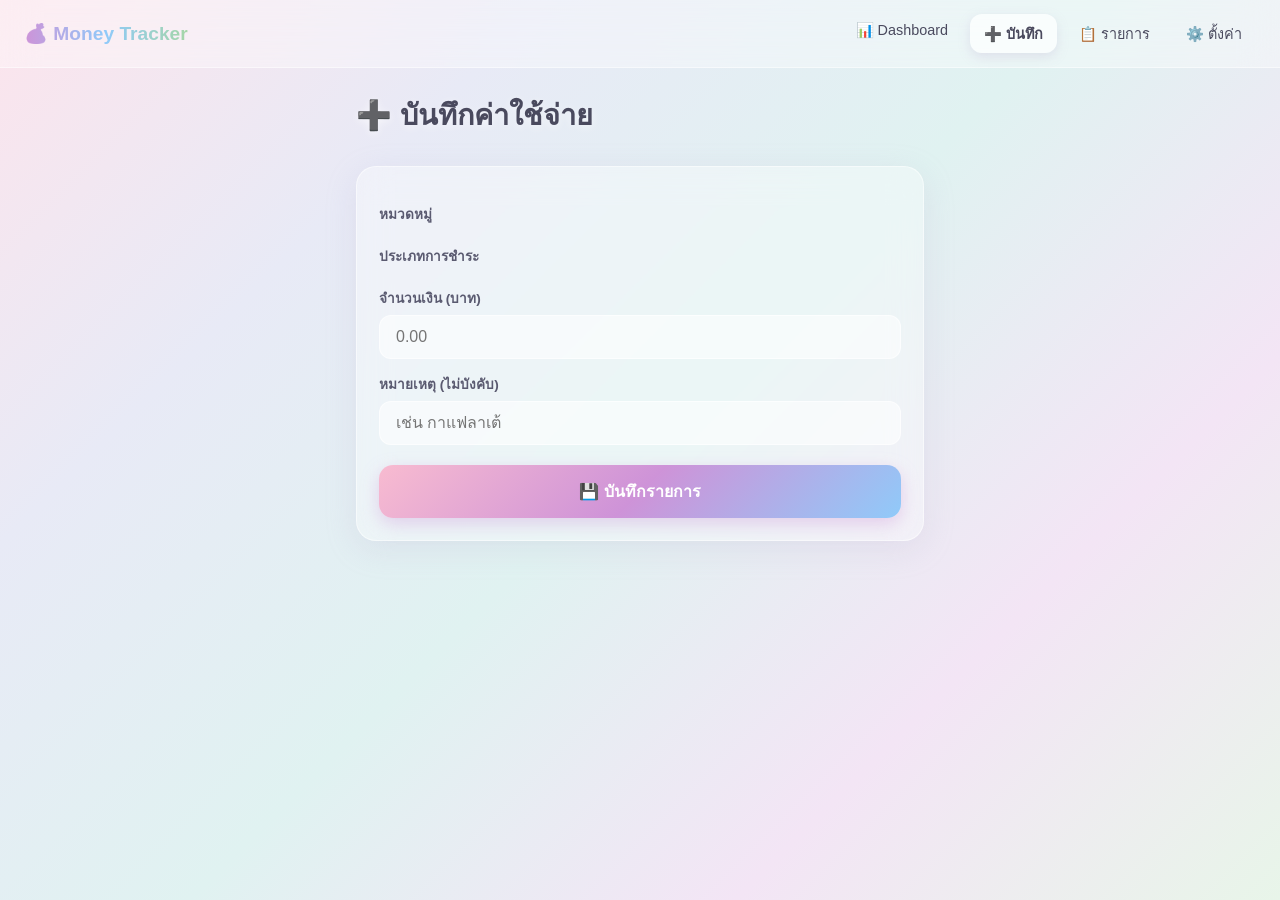
<file: add.html>
<!DOCTYPE html>
<html lang="th">
<head>
<meta charset="UTF-8">
<meta name="viewport" content="width=device-width, initial-scale=1.0">
<title>➕ บันทึกรายการ</title>
<link rel="stylesheet" href="style.css">
</head>
<body>

<nav class="glass-nav">
  <div class="nav-brand">💰 Money Tracker</div>
  <div class="nav-links">
    <a href="index.html">📊 Dashboard</a>
    <a href="add.html" class="active">➕ บันทึก</a>
    <a href="transactions.html">📋 รายการ</a>
    <a href="settings.html">⚙️ ตั้งค่า</a>
  </div>
</nav>

<main class="container narrow">
  <h1 class="page-title">➕ บันทึกค่าใช้จ่าย</h1>

  <form id="txForm" class="glass-card form-card">
    <label>หมวดหมู่</label>
    <div id="categoryPicker" class="icon-picker"></div>

    <label>ประเภทการชำระ</label>
    <div id="paymentPicker" class="icon-picker"></div>

    <label>จำนวนเงิน (บาท)</label>
    <input type="number" id="amount" step="0.01" min="0" required placeholder="0.00">

    <label>หมายเหตุ (ไม่บังคับ)</label>
    <input type="text" id="note" placeholder="เช่น กาแฟลาเต้">

    <button type="submit" class="btn-primary">💾 บันทึกรายการ</button>
  </form>

  <div id="result" class="result-msg"></div>
</main>

<script src="app.js"></script>
<script>initAddPage();</script>
</body>
</html>
</file>
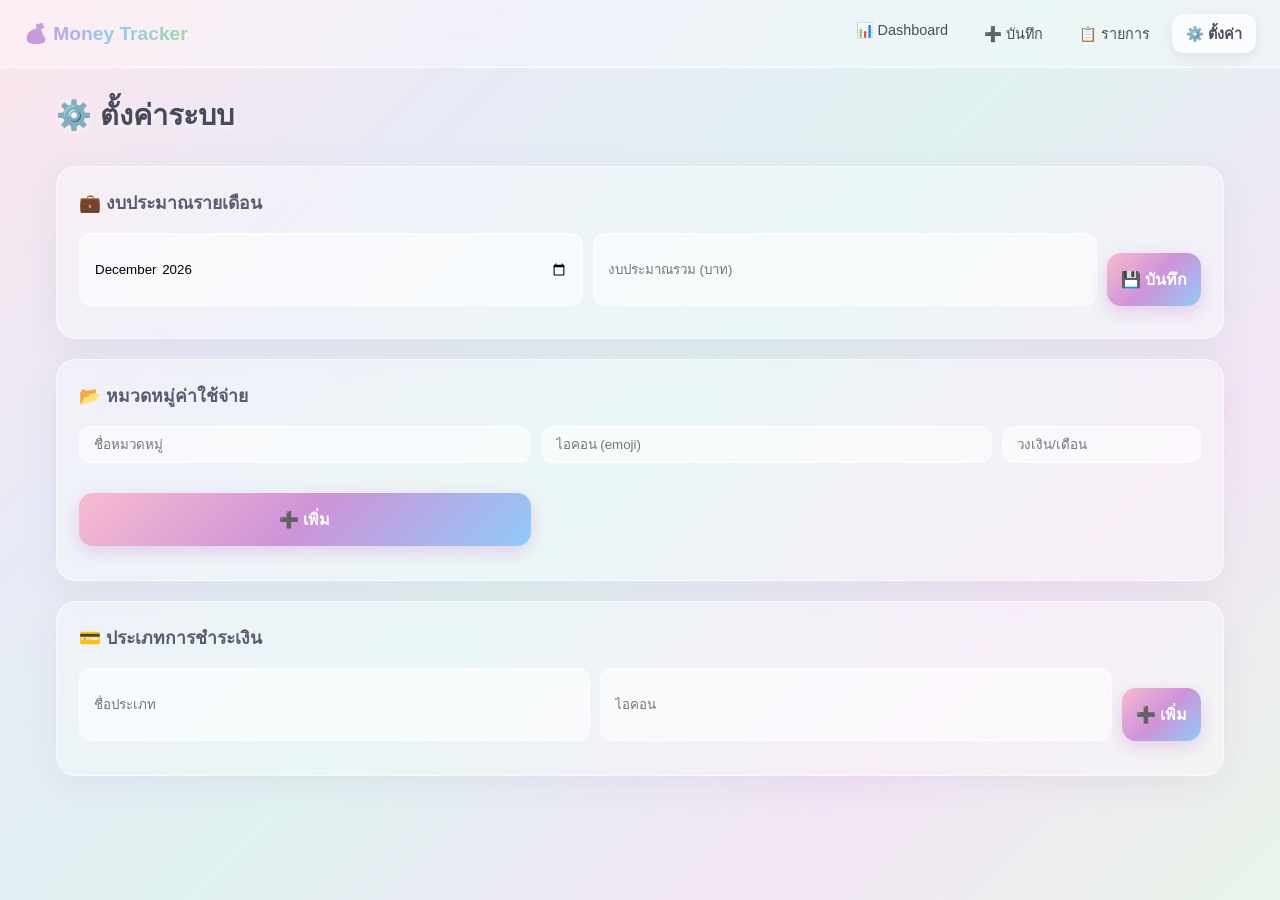
<file: settings.html>
<!DOCTYPE html>
<html lang="th">
<head>
<meta charset="UTF-8">
<meta name="viewport" content="width=device-width, initial-scale=1.0">
<title>⚙️ ตั้งค่า</title>
<link rel="stylesheet" href="style.css">
</head>
<body>

<nav class="glass-nav">
  <div class="nav-brand">💰 Money Tracker</div>
  <div class="nav-links">
    <a href="index.html">📊 Dashboard</a>
    <a href="add.html">➕ บันทึก</a>
    <a href="transactions.html">📋 รายการ</a>
    <a href="settings.html" class="active">⚙️ ตั้งค่า</a>
  </div>
</nav>

<main class="container">
  <h1 class="page-title">⚙️ ตั้งค่าระบบ</h1>

  <section class="glass-card">
    <h2>💼 งบประมาณรายเดือน</h2>
    <div class="form-row">
      <input type="month" id="budgetMonth">
      <input type="number" id="budgetAmount" placeholder="งบประมาณรวม (บาท)">
      <button class="btn-primary" onclick="saveBudget()">💾 บันทึก</button>
    </div>
  </section>

  <section class="glass-card">
    <h2>📂 หมวดหมู่ค่าใช้จ่าย</h2>
    <div class="form-row">
      <input type="text" id="catName" placeholder="ชื่อหมวดหมู่">
      <input type="text" id="catIcon" placeholder="ไอคอน (emoji)" maxlength="4">
      <input type="number" id="catBudget" placeholder="วงเงิน/เดือน">
      <button class="btn-primary" onclick="addCat()">➕ เพิ่ม</button>
    </div>
    <div id="catList" class="list-area"></div>
  </section>

  <section class="glass-card">
    <h2>💳 ประเภทการชำระเงิน</h2>
    <div class="form-row">
      <input type="text" id="payName" placeholder="ชื่อประเภท">
      <input type="text" id="payIcon" placeholder="ไอคอน" maxlength="4">
      <button class="btn-primary" onclick="addPay()">➕ เพิ่ม</button>
    </div>
    <div id="payList" class="list-area"></div>
  </section>
</main>

<script src="app.js"></script>
<script>initSettingsPage();</script>
</body>
</html>
</file>
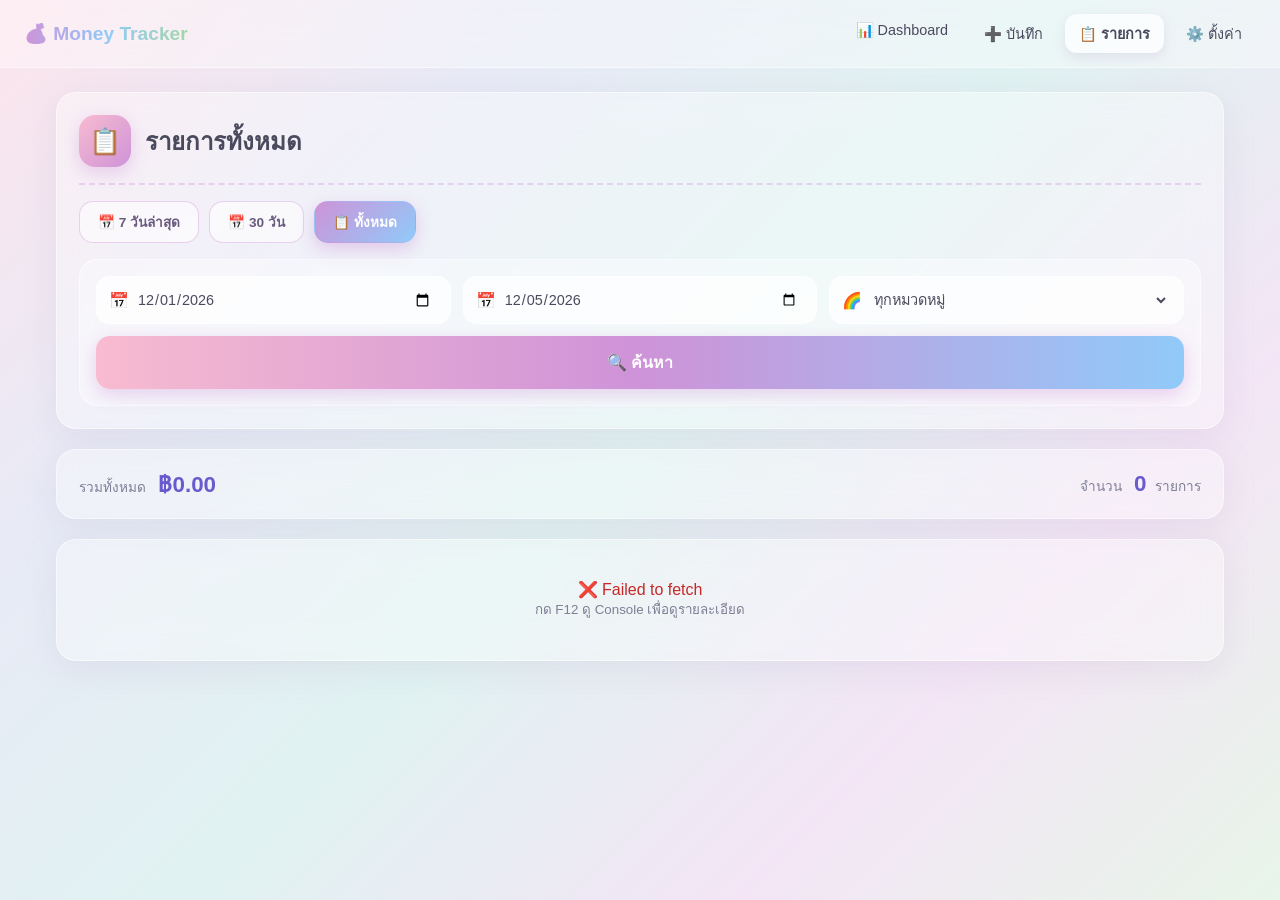
<file: transactions.html>
<!DOCTYPE html>
<html lang="th">
<head>
<meta charset="UTF-8">
<meta name="viewport" content="width=device-width, initial-scale=1.0">
<title>📋 รายการทั้งหมด</title>
<link rel="stylesheet" href="style.css">
</head>
<body>

<nav class="glass-nav">
  <div class="nav-brand">💰 Money Tracker</div>
  <div class="nav-links">
    <a href="index.html">📊 Dashboard</a>
    <a href="add.html">➕ บันทึก</a>
    <a href="transactions.html" class="active">📋 รายการ</a>
    <a href="settings.html">⚙️ ตั้งค่า</a>
  </div>
</nav>

<main class="container">

  <section class="glass-card title-section">
    <div class="title-row">
      <div class="title-icon">📋</div>
      <h1 class="title-text">รายการทั้งหมด</h1>
    </div>
    <div class="dashed-line"></div>

    <div class="quick-ranges">
      <button class="chip" data-range="7">📅 7 วันล่าสุด</button>
      <button class="chip" data-range="30">📅 30 วัน</button>
      <button class="chip active" data-range="all">📋 ทั้งหมด</button>
    </div>

    <div class="filter-card">
      <div class="filter-row">
        <div class="input-wrap">
          <span class="input-icon">📅</span>
          <input type="date" id="filterFrom">
        </div>
        <div class="input-wrap">
          <span class="input-icon">📅</span>
          <input type="date" id="filterTo">
        </div>
        <div class="input-wrap">
          <span class="input-icon">🌈</span>
          <select id="filterCat">
            <option value="all">ทุกหมวดหมู่</option>
          </select>
        </div>
      </div>

      <button class="btn-search" onclick="loadTransactions()">
        🔍 ค้นหา
      </button>
    </div>
  </section>

  <section class="glass-card summary-bar">
    <div>
      <span class="summary-label">รวมทั้งหมด</span>
      <span class="summary-value" id="sumTotal">฿0.00</span>
    </div>
    <div>
      <span class="summary-label">จำนวน</span>
      <span class="summary-value" id="sumCount">0</span>
      <span class="summary-unit">รายการ</span>
    </div>
  </section>

  <section id="txList"></section>

</main>

<!-- ===== Edit Modal (Enhanced) ===== -->
<div id="editModal" class="modal-backdrop hidden">
  <div class="modal-card">
    <div class="modal-header">
      <div class="modal-header-icon">✏️</div>
      <div class="modal-header-text">
        <h2>แก้ไขรายการ</h2>
        <p>ปรับเปลี่ยนข้อมูลค่าใช้จ่าย</p>
      </div>
      <button class="modal-close" onclick="closeEdit()" aria-label="ปิด">✕</button>
    </div>

    <div class="modal-body">
      <input type="hidden" id="editId">

      <div class="form-group">
        <label>
          <span class="label-icon">📅</span> วันที่
        </label>
        <input type="date" id="editDate">
      </div>

      <div class="form-group">
        <label>
          <span class="label-icon">🌈</span> หมวดหมู่
        </label>
        <div class="select-wrap">
          <select id="editCat"></select>
        </div>
      </div>

      <div class="form-group">
        <label>
          <span class="label-icon">💳</span> ประเภทการชำระ
        </label>
        <div class="select-wrap">
          <select id="editPay"></select>
        </div>
      </div>

      <div class="form-group">
        <label>
          <span class="label-icon">💰</span> จำนวนเงิน (บาท)
        </label>
        <div class="input-prefix-wrap">
          <span class="input-prefix">฿</span>
          <input type="number" id="editAmount" step="0.01" min="0" placeholder="0.00">
        </div>
      </div>

      <div class="form-group">
        <label>
          <span class="label-icon">📝</span> หมายเหตุ
        </label>
        <input type="text" id="editNote" placeholder="เช่น กาแฟลาเต้">
      </div>
    </div>

    <div class="modal-footer">
      <button class="btn-cancel" onclick="closeEdit()">
        <span>✕</span> ยกเลิก
      </button>
      <button class="btn-save" onclick="saveEdit()">
        <span>💾</span> บันทึก
      </button>
    </div>
  </div>
</div>

<script src="app.js"></script>
<script src="transactions.js"></script>
</body>
</html>
</file>
<file: style.css>
/* ============================================
   MONEY TRACKER - Glassmorphism Pastel Theme
   ============================================ */

* { box-sizing: border-box; margin: 0; padding: 0; }

:root {
  --pastel-pink: #fce4ec;
  --pastel-blue: #e8eaf6;
  --pastel-mint: #e0f2f1;
  --pastel-purple: #f3e5f5;
  --pastel-green: #e8f5e9;
  --text-dark: #4a4a5e;
  --glass-bg: rgba(255, 255, 255, 0.35);
  --glass-border: rgba(255, 255, 255, 0.5);
  --shadow: 0 8px 32px rgba(180, 160, 200, 0.18);
}

body {
  font-family: 'Sarabun', 'Google Sans', -apple-system, sans-serif;
  color: var(--text-dark);
  min-height: 100vh;
  background: linear-gradient(135deg,
    #fce4ec 0%, #e8eaf6 25%, #e0f2f1 50%, #f3e5f5 75%, #e8f5e9 100%);
  background-attachment: fixed;
  padding-bottom: 40px;
}

/* ===== NAV ===== */
.glass-nav {
  position: sticky;
  top: 0;
  z-index: 100;
  display: flex;
  justify-content: space-between;
  align-items: center;
  padding: 14px 24px;
  background: rgba(255, 255, 255, 0.35);
  backdrop-filter: blur(18px);
  -webkit-backdrop-filter: blur(18px);
  border-bottom: 1px solid var(--glass-border);
}

.nav-brand {
  font-size: 1.2rem;
  font-weight: 700;
  background: linear-gradient(90deg, #ce93d8, #90caf9, #a5d6a7);
  -webkit-background-clip: text;
  background-clip: text;
  -webkit-text-fill-color: transparent;
}

.nav-links { display: flex; gap: 8px; flex-wrap: wrap; }

.nav-links a {
  text-decoration: none;
  color: var(--text-dark);
  padding: 8px 14px;
  border-radius: 12px;
  font-size: 0.9rem;
  transition: all 0.25s;
}

.nav-links a:hover { background: rgba(255, 255, 255, 0.5); }

.nav-links a.active {
  background: rgba(255, 255, 255, 0.7);
  box-shadow: 0 4px 12px rgba(180, 160, 200, 0.25);
  font-weight: 600;
}

/* ===== CONTAINER ===== */
.container {
  max-width: 1200px;
  margin: 0 auto;
  padding: 24px 16px;
  display: flex;
  flex-direction: column;
  gap: 20px;
}

.container.narrow { max-width: 600px; }

.page-title {
  font-size: 1.8rem;
  margin-bottom: 8px;
  text-shadow: 0 2px 8px rgba(255, 255, 255, 0.6);
}

/* ===== GLASS CARD ===== */
.glass-card {
  background: var(--glass-bg);
  backdrop-filter: blur(16px);
  -webkit-backdrop-filter: blur(16px);
  border: 1px solid var(--glass-border);
  border-radius: 20px;
  box-shadow: var(--shadow);
  padding: 22px;
}

.glass-card h2 {
  font-size: 1.1rem;
  margin-bottom: 16px;
  color: #5a5a70;
}

/* ===== SUMMARY ===== */
.summary-grid {
  display: grid;
  grid-template-columns: repeat(auto-fit, minmax(150px, 1fr));
  gap: 14px;
}

.stat-card { text-align: center; padding: 18px 12px; }
.stat-icon { font-size: 1.8rem; margin-bottom: 6px; }
.stat-label { font-size: 0.8rem; color: #7e7e94; }
.stat-value {
  font-size: 1.3rem;
  font-weight: 700;
  color: #6a5acd;
  margin-top: 4px;
}

/* ===== CHART GRID ===== */
.chart-grid {
  display: grid;
  grid-template-columns: repeat(auto-fit, minmax(320px, 1fr));
  gap: 20px;
}

/* ===== BUDGET ===== */
.budget-row {
  display: flex;
  gap: 20px;
  flex-wrap: wrap;
  margin-bottom: 14px;
  font-size: 0.95rem;
}

.text-ok { color: #66bb6a; }
.text-warn { color: #ff7043; }

.progress-track {
  height: 12px;
  border-radius: 8px;
  background: rgba(255, 255, 255, 0.5);
  overflow: hidden;
}

.progress-fill {
  height: 100%;
  border-radius: 8px;
  background: linear-gradient(90deg, #f8bbd0, #ce93d8);
  transition: width 0.6s ease;
}

/* ===== RECENT ===== */
.recent-item {
  display: flex;
  justify-content: space-between;
  align-items: center;
  padding: 12px 6px;
  border-bottom: 1px dashed rgba(180, 180, 200, 0.3);
  transition: all 0.2s;
}

.recent-item:last-child { border-bottom: none; }

.recent-item:hover {
  background: rgba(255, 255, 255, 0.4);
  border-radius: 12px;
  padding-left: 12px;
  padding-right: 12px;
}

.recent-left {
  display: flex;
  align-items: center;
  gap: 12px;
  flex: 1;
  min-width: 0;
}

.recent-icon {
  width: 44px;
  height: 44px;
  border-radius: 14px;
  display: flex;
  align-items: center;
  justify-content: center;
  font-size: 1.5rem;
  background: linear-gradient(135deg, #f3e5f5, #e8eaf6);
  border: 1.5px solid rgba(255, 255, 255, 0.85);
  box-shadow: 0 4px 10px rgba(180, 160, 200, 0.18);
  flex-shrink: 0;
}

.recent-info { flex: 1; min-width: 0; }

.recent-info .cat-name {
  font-weight: 700;
  font-size: 0.95rem;
  color: #4a3a6a;
  margin-bottom: 4px;
  white-space: nowrap;
  overflow: hidden;
  text-overflow: ellipsis;
}

.recent-info .sub {
  display: flex;
  flex-wrap: wrap;
  align-items: center;
  gap: 8px;
  font-size: 0.78rem;
  color: #7e6e94;
  font-weight: 500;
}

.recent-info .sub > span {
  display: inline-flex;
  align-items: center;
  gap: 2px;
  white-space: nowrap;
}

.recent-date { color: #6a5acd; font-weight: 600; }
.recent-time { color: #7e6e94; }

.recent-pay {
  padding: 2px 8px;
  border-radius: 8px;
  background: rgba(248, 187, 208, 0.5);
  color: #c2185b;
  font-weight: 700;
  font-size: 0.72rem;
}

.recent-note {
  color: #8e8ea4;
  font-style: italic;
  max-width: 200px;
  overflow: hidden;
  text-overflow: ellipsis;
}

.recent-amount {
  font-size: 1.1rem;
  font-weight: 800;
  color: #c2185b;
  flex-shrink: 0;
  margin-left: 12px;
  letter-spacing: -0.3px;
}

/* ===== FORM ===== */
.form-card label {
  display: block;
  margin: 14px 0 6px;
  font-size: 0.85rem;
  font-weight: 600;
  color: #5a5a70;
}

.form-card input {
  width: 100%;
  padding: 12px 16px;
  border-radius: 12px;
  border: 1px solid rgba(255, 255, 255, 0.6);
  background: rgba(255, 255, 255, 0.55);
  font-size: 1rem;
  font-family: inherit;
  color: var(--text-dark);
  outline: none;
  transition: all 0.2s;
}

.form-card input:focus {
  background: rgba(255, 255, 255, 0.8);
  box-shadow: 0 0 0 3px rgba(206, 147, 216, 0.35);
}

/* ===== ICON PICKER ===== */
.icon-picker {
  display: grid;
  grid-template-columns: repeat(auto-fill, minmax(80px, 1fr));
  gap: 10px;
}

.icon-option {
  padding: 12px 8px;
  border-radius: 14px;
  border: 2px solid transparent;
  background: rgba(255, 255, 255, 0.5);
  text-align: center;
  cursor: pointer;
  transition: all 0.2s;
  font-size: 0.75rem;
}

.icon-option .emoji { font-size: 1.6rem; display: block; }

.icon-option:hover {
  background: rgba(255, 255, 255, 0.75);
  transform: translateY(-2px);
}

.icon-option.selected {
  border-color: #ce93d8;
  background: rgba(243, 229, 245, 0.85);
  box-shadow: 0 6px 18px rgba(206, 147, 216, 0.35);
}

/* ===== BUTTONS ===== */
.btn-primary {
  margin-top: 20px;
  width: 100%;
  padding: 14px;
  border: none;
  border-radius: 14px;
  background: linear-gradient(135deg, #f8bbd0, #ce93d8, #90caf9);
  color: #fff;
  font-size: 1rem;
  font-weight: 700;
  cursor: pointer;
  box-shadow: 0 6px 18px rgba(206, 147, 216, 0.4);
  transition: all 0.25s;
  font-family: inherit;
}

.btn-primary:hover {
  transform: translateY(-2px);
  box-shadow: 0 10px 24px rgba(206, 147, 216, 0.5);
}

.btn-primary:active { transform: translateY(0); }

.btn-mini {
  padding: 6px 10px;
  border-radius: 10px;
  border: none;
  background: rgba(255, 255, 255, 0.7);
  cursor: pointer;
  font-size: 0.8rem;
  margin-left: 4px;
}

.btn-mini.danger { background: rgba(255, 205, 210, 0.9); }

/* ===== FORM ROW ===== */
.form-row {
  display: grid;
  grid-template-columns: 1fr 1fr auto;
  gap: 10px;
  margin-bottom: 10px;
}

.form-row input {
  padding: 10px 14px;
  border-radius: 12px;
  border: 1px solid rgba(255, 255, 255, 0.6);
  background: rgba(255, 255, 255, 0.55);
  font-family: inherit;
}

/* ===== LIST (Settings) ===== */
.list-area { margin-top: 12px; }

.list-item {
  display: flex;
  justify-content: space-between;
  align-items: center;
  padding: 10px 12px;
  background: rgba(255, 255, 255, 0.4);
  border-radius: 12px;
  margin-bottom: 8px;
}

.list-item .left { display: flex; align-items: center; gap: 10px; }
.list-item .icon { font-size: 1.4rem; }
.list-item .inactive { opacity: 0.45; text-decoration: line-through; }

/* ===== RESULT ===== */
.result-msg {
  margin-top: 14px;
  padding: 12px;
  border-radius: 12px;
  text-align: center;
  font-weight: 600;
  display: none;
}

.result-msg.ok { display: block; background: rgba(200, 230, 201, 0.85); color: #2e7d32; }
.result-msg.err { display: block; background: rgba(255, 205, 210, 0.85); color: #c62828; }

/* ============================================
   TRANSACTIONS PAGE
   ============================================ */

.title-section { padding: 22px; }

.title-row {
  display: flex;
  align-items: center;
  gap: 14px;
  margin-bottom: 16px;
}

.title-icon {
  width: 52px;
  height: 52px;
  border-radius: 16px;
  background: linear-gradient(135deg, #f8bbd0, #ce93d8);
  display: flex;
  align-items: center;
  justify-content: center;
  font-size: 1.6rem;
  box-shadow: 0 6px 18px rgba(206, 147, 216, 0.4);
}

.title-text { font-size: 1.5rem; font-weight: 700; color: #4a4a5e; }

.dashed-line {
  border-top: 2px dashed rgba(206, 147, 216, 0.35);
  margin: 8px 0 16px;
}

.quick-ranges {
  display: flex;
  gap: 10px;
  flex-wrap: wrap;
  margin-bottom: 16px;
}

.chip {
  padding: 9px 18px;
  border-radius: 14px;
  border: 1px solid rgba(206, 147, 216, 0.4);
  background: rgba(255, 255, 255, 0.55);
  color: #6a5a7e;
  font-size: 0.85rem;
  font-weight: 600;
  cursor: pointer;
  transition: all 0.25s;
  font-family: inherit;
}

.chip:hover {
  background: rgba(255, 255, 255, 0.85);
  transform: translateY(-1px);
}

.chip.active {
  background: linear-gradient(135deg, #ce93d8, #90caf9);
  color: #fff;
  border-color: transparent;
  box-shadow: 0 6px 18px rgba(206, 147, 216, 0.45);
}

.filter-card {
  background: rgba(255, 255, 255, 0.35);
  border-radius: 18px;
  padding: 16px;
  border: 1px solid rgba(255, 255, 255, 0.5);
}

.filter-row {
  display: grid;
  grid-template-columns: 1fr 1fr 1fr;
  gap: 12px;
  margin-bottom: 12px;
}

.input-wrap {
  position: relative;
  display: flex;
  align-items: center;
  background: rgba(255, 255, 255, 0.7);
  border-radius: 14px;
  padding: 4px 14px 4px 36px;
  border: 1px solid rgba(255, 255, 255, 0.6);
}

.input-icon {
  position: absolute;
  left: 12px;
  font-size: 1rem;
}

.input-wrap input,
.input-wrap select {
  width: 100%;
  border: none;
  background: transparent;
  padding: 10px 4px;
  font-family: inherit;
  font-size: 0.9rem;
  color: #4a4a5e;
  outline: none;
}

.btn-search {
  width: 100%;
  padding: 14px;
  border: none;
  border-radius: 14px;
  background: linear-gradient(90deg, #f8bbd0, #ce93d8, #90caf9);
  color: #fff;
  font-size: 1rem;
  font-weight: 700;
  cursor: pointer;
  box-shadow: 0 6px 18px rgba(206, 147, 216, 0.4);
  transition: all 0.25s;
  font-family: inherit;
}

.btn-search:hover { transform: translateY(-2px); }

.summary-bar {
  display: flex;
  justify-content: space-between;
  align-items: center;
  padding: 16px 22px;
}

.summary-label { font-size: 0.85rem; color: #7e7e94; margin-right: 8px; }
.summary-value { font-size: 1.4rem; font-weight: 700; color: #6a5acd; }
.summary-unit { font-size: 0.85rem; color: #7e7e94; margin-left: 4px; }

.date-group { margin-bottom: 20px; }

.date-header {
  display: flex;
  justify-content: space-between;
  align-items: center;
  padding: 10px 4px;
  margin-bottom: 8px;
}

.date-left { display: flex; align-items: center; gap: 10px; }
.date-icon { font-size: 1.2rem; }

.date-text {
  font-weight: 700;
  font-size: 1.05rem;
  color: #6a5acd;
}

.date-total {
  background: linear-gradient(135deg, #f3e5f5, #e8eaf6);
  padding: 6px 16px;
  border-radius: 14px;
  font-weight: 700;
  font-size: 0.95rem;
  color: #6a5acd;
  border: 1px solid rgba(206, 147, 216, 0.3);
}

.tx-item {
  display: flex;
  align-items: center;
  gap: 14px;
  padding: 14px 18px;
  margin-bottom: 10px;
  position: relative;
  overflow: hidden;
  transition: all 0.25s;
}

.tx-item:hover {
  transform: translateY(-2px);
  box-shadow: 0 12px 28px rgba(180, 160, 200, 0.28);
}

.tx-bar {
  position: absolute;
  left: 0;
  top: 12%;
  bottom: 12%;
  width: 5px;
  border-radius: 0 4px 4px 0;
}

.tx-icon {
  width: 52px;
  height: 52px;
  border-radius: 16px;
  display: flex;
  align-items: center;
  justify-content: center;
  font-size: 1.7rem;
  flex-shrink: 0;
  box-shadow: 0 4px 12px rgba(0, 0, 0, 0.06);
}

.tx-body { flex: 1; min-width: 0; }

.tx-line1 {
  display: flex;
  align-items: center;
  gap: 10px;
  flex-wrap: wrap;
  margin-bottom: 4px;
}

.tx-cat {
  font-weight: 700;
  font-size: 1rem;
  color: #4a4a5e;
}

.pay-chip {
  display: inline-flex;
  align-items: center;
  gap: 4px;
  padding: 3px 10px;
  border-radius: 10px;
  background: rgba(248, 187, 208, 0.7);
  color: #c2185b;
  font-size: 0.72rem;
  font-weight: 700;
  white-space: nowrap;
}

.tx-note { font-size: 0.82rem; color: #7e7e94; }

.tx-right {
  display: flex;
  flex-direction: column;
  align-items: flex-end;
  gap: 6px;
  flex-shrink: 0;
}

.tx-amount {
  font-size: 1.15rem;
  font-weight: 700;
  color: #c2185b;
}

.tx-actions { display: flex; gap: 6px; }

.btn-icon {
  width: 34px;
  height: 34px;
  border-radius: 10px;
  border: 1px solid rgba(206, 147, 216, 0.4);
  background: rgba(255, 255, 255, 0.7);
  font-size: 0.9rem;
  cursor: pointer;
  transition: all 0.2s;
  display: inline-flex;
  align-items: center;
  justify-content: center;
}

.btn-icon:hover { background: #fff; transform: scale(1.05); }

.btn-icon.danger {
  border-color: rgba(239, 154, 154, 0.6);
  color: #c62828;
}

.btn-icon.danger:hover { background: #ffebee; }

/* ============================================
   MODAL
   ============================================ */

.modal-backdrop {
  position: fixed;
  inset: 0;
  z-index: 1000;
  display: flex;
  align-items: center;
  justify-content: center;
  padding: 20px;
  background: linear-gradient(135deg,
    rgba(248, 187, 208, 0.35),
    rgba(206, 147, 216, 0.3),
    rgba(144, 202, 249, 0.3));
  backdrop-filter: blur(14px) saturate(140%);
  -webkit-backdrop-filter: blur(14px) saturate(140%);
  animation: backdropIn 0.3s ease;
}

.modal-backdrop.hidden { display: none; }

@keyframes backdropIn {
  from { opacity: 0; backdrop-filter: blur(0); }
  to   { opacity: 1; backdrop-filter: blur(14px) saturate(140%); }
}

.modal-card {
  position: relative;
  width: 100%;
  max-width: 480px;
  max-height: 90vh;
  display: flex;
  flex-direction: column;
  border-radius: 28px;
  background: linear-gradient(160deg,
    rgba(255, 255, 255, 0.55),
    rgba(255, 255, 255, 0.35));
  backdrop-filter: blur(24px) saturate(160%);
  -webkit-backdrop-filter: blur(24px) saturate(160%);
  border: 1px solid rgba(255, 255, 255, 0.6);
  box-shadow:
    0 30px 80px rgba(180, 130, 200, 0.4),
    0 8px 32px rgba(144, 202, 249, 0.25),
    inset 0 1px 0 rgba(255, 255, 255, 0.7);
  overflow: hidden;
  animation: modalPop 0.45s cubic-bezier(0.34, 1.56, 0.64, 1);
}

@keyframes modalPop {
  0%   { opacity: 0; transform: scale(0.85) translateY(30px); }
  60%  { opacity: 1; transform: scale(1.02) translateY(-4px); }
  100% { opacity: 1; transform: scale(1) translateY(0); }
}

.modal-card::before {
  content: '';
  position: absolute;
  top: -60px;
  right: -60px;
  width: 180px;
  height: 180px;
  border-radius: 50%;
  background: radial-gradient(circle, rgba(206, 147, 216, 0.5), transparent 70%);
  pointer-events: none;
  filter: blur(10px);
}

.modal-card::after {
  content: '';
  position: absolute;
  bottom: -50px;
  left: -50px;
  width: 160px;
  height: 160px;
  border-radius: 50%;
  background: radial-gradient(circle, rgba(144, 202, 249, 0.45), transparent 70%);
  pointer-events: none;
  filter: blur(10px);
}

.modal-header {
  position: relative;
  display: flex;
  align-items: center;
  gap: 14px;
  padding: 22px 24px 18px;
  background: linear-gradient(135deg,
    rgba(248, 187, 208, 0.55),
    rgba(206, 147, 216, 0.5),
    rgba(144, 202, 249, 0.45));
  border-bottom: 1px solid rgba(255, 255, 255, 0.5);
  z-index: 1;
}

.modal-header-icon {
  width: 56px;
  height: 56px;
  border-radius: 18px;
  display: flex;
  align-items: center;
  justify-content: center;
  font-size: 1.7rem;
  background: linear-gradient(135deg, #ffffff, #f3e5f5);
  border: 2px solid rgba(255, 255, 255, 0.9);
  box-shadow:
    0 8px 20px rgba(206, 147, 216, 0.4),
    inset 0 2px 4px rgba(255, 255, 255, 0.8);
  flex-shrink: 0;
}

.modal-header-text { flex: 1; min-width: 0; }

.modal-header-text h2 {
  font-size: 1.2rem;
  font-weight: 800;
  color: #4a3a6a;
  margin: 0;
  letter-spacing: -0.3px;
}

.modal-header-text p {
  font-size: 0.78rem;
  color: #6a5a80;
  margin: 2px 0 0;
  font-weight: 500;
}

.modal-close {
  width: 38px;
  height: 38px;
  border-radius: 12px;
  border: 1px solid rgba(255, 255, 255, 0.7);
  background: rgba(255, 255, 255, 0.55);
  color: #6a5a80;
  font-size: 1rem;
  font-weight: 700;
  cursor: pointer;
  transition: all 0.25s;
  display: flex;
  align-items: center;
  justify-content: center;
  flex-shrink: 0;
}

.modal-close:hover {
  background: #fff;
  color: #c2185b;
  transform: rotate(90deg) scale(1.05);
}

.modal-body {
  position: relative;
  padding: 20px 24px 8px;
  overflow-y: auto;
  flex: 1;
  z-index: 1;
}

.form-group { margin-bottom: 14px; }

.form-group label {
  display: flex;
  align-items: center;
  gap: 6px;
  margin-bottom: 7px;
  font-size: 0.82rem;
  font-weight: 700;
  color: #5a4a70;
}

.label-icon { font-size: 0.95rem; }

.form-group input,
.form-group select {
  width: 100%;
  padding: 12px 16px;
  border-radius: 14px;
  border: 1.5px solid rgba(255, 255, 255, 0.7);
  background: rgba(255, 255, 255, 0.75);
  font-family: inherit;
  font-size: 0.95rem;
  color: #4a4a5e;
  outline: none;
  transition: all 0.25s;
}

.form-group input:hover,
.form-group select:hover {
  background: rgba(255, 255, 255, 0.9);
  border-color: rgba(206, 147, 216, 0.4);
}

.form-group input:focus,
.form-group select:focus {
  background: #fff;
  border-color: #ce93d8;
  box-shadow: 0 0 0 4px rgba(206, 147, 216, 0.22);
}

.input-prefix-wrap {
  position: relative;
  display: flex;
  align-items: center;
}

.input-prefix {
  position: absolute;
  left: 16px;
  font-size: 1rem;
  font-weight: 800;
  color: #ce93d8;
  pointer-events: none;
  z-index: 1;
}

.input-prefix-wrap input {
  padding-left: 38px;
  font-weight: 700;
  color: #c2185b;
  font-size: 1.05rem;
}

.select-wrap { position: relative; }

.select-wrap::after {
  content: '▾';
  position: absolute;
  right: 16px;
  top: 50%;
  transform: translateY(-50%);
  color: #ce93d8;
  font-size: 1rem;
  font-weight: 700;
  pointer-events: none;
}

.select-wrap select {
  appearance: none;
  -webkit-appearance: none;
  padding-right: 40px;
  cursor: pointer;
}

.modal-footer {
  position: relative;
  display: flex;
  gap: 10px;
  padding: 14px 24px 22px;
  border-top: 1px solid rgba(255, 255, 255, 0.5);
  background: linear-gradient(180deg,
    rgba(255, 255, 255, 0.15),
    rgba(255, 255, 255, 0.35));
  z-index: 1;
}

.btn-cancel,
.btn-save {
  flex: 1;
  padding: 13px 18px;
  border-radius: 14px;
  border: none;
  font-family: inherit;
  font-size: 0.95rem;
  font-weight: 700;
  cursor: pointer;
  display: flex;
  align-items: center;
  justify-content: center;
  gap: 6px;
  transition: all 0.25s;
}

.btn-cancel {
  background: rgba(255, 255, 255, 0.7);
  color: #6a5a80;
  border: 1.5px solid rgba(255, 255, 255, 0.8);
}

.btn-cancel:hover {
  background: #fff;
  color: #c2185b;
  transform: translateY(-2px);
}

.btn-save {
  background: linear-gradient(135deg, #f8bbd0 0%, #ce93d8 50%, #90caf9 100%);
  color: #fff;
  box-shadow: 0 8px 22px rgba(206, 147, 216, 0.45);
}

.btn-save:hover {
  transform: translateY(-2px);
  box-shadow: 0 14px 32px rgba(206, 147, 216, 0.55);
}

.btn-save:active { transform: translateY(0) scale(0.98); }

/* ===== Confirm Delete ===== */
.confirm-card {
  max-width: 380px;
  text-align: center;
  padding: 0;
}

.confirm-icon-wrap {
  padding: 32px 24px 8px;
  position: relative;
  z-index: 1;
}

.confirm-icon {
  width: 84px;
  height: 84px;
  margin: 0 auto;
  border-radius: 28px;
  display: flex;
  align-items: center;
  justify-content: center;
  font-size: 2.4rem;
  background: linear-gradient(135deg, #ffcdd2, #f8bbd0);
  border: 3px solid rgba(255, 255, 255, 0.85);
  box-shadow: 0 12px 32px rgba(239, 83, 80, 0.35);
}

.confirm-title {
  font-size: 1.25rem;
  font-weight: 800;
  color: #4a3a5a;
  margin: 16px 24px 8px;
  position: relative;
  z-index: 1;
}

.confirm-text {
  font-size: 0.88rem;
  color: #7e6e94;
  margin: 0 24px 20px;
  line-height: 1.5;
  white-space: pre-line;
  position: relative;
  z-index: 1;
}

.confirm-footer {
  border-top: none;
  background: transparent;
  padding-top: 0;
}

.btn-danger {
  flex: 1;
  padding: 13px 18px;
  border-radius: 14px;
  border: none;
  font-family: inherit;
  font-size: 0.95rem;
  font-weight: 700;
  cursor: pointer;
  display: flex;
  align-items: center;
  justify-content: center;
  gap: 6px;
  background: linear-gradient(135deg, #ef5350, #e91e63);
  color: #fff;
  box-shadow: 0 8px 22px rgba(239, 83, 80, 0.45);
  transition: all 0.25s;
}

.btn-danger:hover {
  transform: translateY(-2px);
  box-shadow: 0 14px 32px rgba(239, 83, 80, 0.55);
}

.btn-danger:active { transform: translateY(0) scale(0.98); }

/* ============================================
   CATEGORY CARDS
   ============================================ */

.section-header {
  display: flex;
  justify-content: space-between;
  align-items: center;
  flex-wrap: wrap;
  gap: 12px;
  margin-bottom: 18px;
}

.section-header h2 { margin: 0; }

.btn-add-cat {
  padding: 10px 18px;
  border-radius: 14px;
  border: none;
  background: linear-gradient(135deg, #f8bbd0, #ce93d8, #90caf9);
  color: #fff;
  font-family: inherit;
  font-weight: 700;
  font-size: 0.85rem;
  cursor: pointer;
  box-shadow: 0 6px 18px rgba(206, 147, 216, 0.4);
  transition: all 0.25s;
}

.btn-add-cat:hover {
  transform: translateY(-2px);
  box-shadow: 0 10px 24px rgba(206, 147, 216, 0.5);
}

.cat-grid {
  display: grid;
  grid-template-columns: repeat(auto-fill, minmax(360px, 1fr));
  gap: 18px;
}

.cat-card {
  position: relative;
  padding: 18px;
  border-radius: 22px;
  background: rgba(255, 255, 255, 0.55);
  backdrop-filter: blur(16px);
  -webkit-backdrop-filter: blur(16px);
  border: 1.5px solid rgba(165, 214, 167, 0.35);
  box-shadow:
    0 4px 16px rgba(165, 214, 167, 0.15),
    inset 0 1px 0 rgba(255, 255, 255, 0.8);
  transition: all 0.3s cubic-bezier(0.4, 0, 0.2, 1);
}

.cat-card:hover {
  transform: translateY(-3px);
  border-color: rgba(129, 199, 132, 0.55);
  box-shadow: 0 12px 28px rgba(165, 214, 167, 0.3);
}

.cat-card-header {
  display: flex;
  align-items: center;
  gap: 12px;
  margin-bottom: 14px;
}

.cat-card-icon {
  width: 56px;
  height: 56px;
  border-radius: 18px;
  display: flex;
  align-items: center;
  justify-content: center;
  font-size: 1.8rem;
  flex-shrink: 0;
  box-shadow: 0 4px 12px rgba(0, 0, 0, 0.08);
}

.cat-card-info { flex: 1; min-width: 0; }

.cat-card-info .name {
  font-weight: 800;
  font-size: 1.05rem;
  color: #3a3a4e;
  margin-bottom: 3px;
  white-space: nowrap;
  overflow: hidden;
  text-overflow: ellipsis;
}

.cat-card-info .sub {
  font-size: 0.8rem;
  color: #8e8ea4;
  font-weight: 500;
}

.cat-card-percent {
  padding: 8px 14px;
  border-radius: 14px;
  background: #fff;
  font-size: 1.2rem;
  font-weight: 800;
  letter-spacing: -0.5px;
  flex-shrink: 0;
  border: 2px solid rgba(255, 255, 255, 0.9);
  box-shadow: 0 4px 10px rgba(0, 0, 0, 0.06);
  min-width: 80px;
  text-align: center;
}

.cat-stats {
  display: grid;
  grid-template-columns: 1fr 1fr 1fr;
  gap: 8px;
  margin-bottom: 12px;
}

.cat-stat {
  background: #fff;
  border-radius: 14px;
  padding: 10px 6px;
  text-align: center;
  border: 1.5px solid rgba(240, 240, 250, 1);
  box-shadow: 0 2px 8px rgba(180, 180, 200, 0.08);
}

.cat-stat .stat-label {
  font-size: 0.7rem;
  color: #8e8ea4;
  font-weight: 600;
  margin-bottom: 5px;
  display: flex;
  align-items: center;
  justify-content: center;
  gap: 3px;
}

.cat-stat .stat-value {
  font-size: 0.95rem;
  font-weight: 800;
  letter-spacing: -0.3px;
}

.cat-stat.spent .stat-value { color: #e91e63; }
.cat-stat.budget .stat-value { color: #1976d2; }
.cat-stat.remain .stat-value { color: #2e7d32; }

.cat-card-bar {
  height: 10px;
  border-radius: 6px;
  background: rgba(200, 200, 220, 0.25);
  overflow: hidden;
}

.cat-card-bar-fill {
  height: 100%;
  border-radius: 6px;
  transition: width 0.8s cubic-bezier(0.4, 0, 0.2, 1);
}

.cat-card-actions {
  display: flex;
  gap: 6px;
  margin-top: 12px;
  justify-content: flex-end;
  padding-top: 10px;
  border-top: 1px dashed rgba(200, 200, 220, 0.3);
}

.cat-action-btn {
  width: 34px;
  height: 34px;
  border-radius: 10px;
  border: 1.5px solid rgba(255, 255, 255, 0.8);
  background: rgba(255, 255, 255, 0.9);
  font-size: 0.85rem;
  cursor: pointer;
  display: flex;
  align-items: center;
  justify-content: center;
  transition: all 0.25s;
  box-shadow: 0 2px 6px rgba(180, 180, 200, 0.15);
}

.cat-action-btn:hover {
  transform: translateY(-2px) scale(1.08);
}

.cat-action-btn.edit { background: linear-gradient(135deg, #e3f2fd, #bbdefb); }
.cat-action-btn.add { background: linear-gradient(135deg, #e8f5e9, #c8e6c9); }
.cat-action-btn.list { background: linear-gradient(135deg, #fff3e0, #ffe0b2); }
.cat-action-btn.delete { background: linear-gradient(135deg, #ffcdd2, #ef9a9a); }

.cat-empty {
  grid-column: 1 / -1;
  text-align: center;
  padding: 40px 20px;
  color: #8e8ea4;
  font-size: 0.95rem;
}

.cat-empty .emoji {
  font-size: 3rem;
  display: block;
  margin-bottom: 12px;
  opacity: 0.6;
}

/* ============================================
   EMOJI PICKER
   ============================================ */
.emoji-picker {
  display: grid;
  grid-template-columns: repeat(auto-fill, minmax(42px, 1fr));
  gap: 6px;
  padding: 10px;
  border-radius: 14px;
  background: rgba(255, 255, 255, 0.5);
  border: 1.5px solid rgba(255, 255, 255, 0.7);
  max-height: 160px;
  overflow-y: auto;
}

.emoji-btn {
  width: 100%;
  aspect-ratio: 1;
  border-radius: 10px;
  border: 1.5px solid transparent;
  background: rgba(255, 255, 255, 0.6);
  font-size: 1.3rem;
  cursor: pointer;
  transition: all 0.2s;
  display: flex;
  align-items: center;
  justify-content: center;
}

.emoji-btn:hover {
  background: #fff;
  transform: scale(1.1);
}

.emoji-btn.selected {
  background: linear-gradient(135deg, #f3e5f5, #e8eaf6);
  border-color: #ce93d8;
  box-shadow: 0 4px 12px rgba(206, 147, 216, 0.4);
  transform: scale(1.05);
}

/* ============================================
   CATEGORY TRANSACTIONS MODAL
   ============================================ */
.cat-tx-list {
  display: flex;
  flex-direction: column;
  gap: 8px;
}

.cat-tx-item {
  display: flex;
  justify-content: space-between;
  align-items: center;
  padding: 12px 14px;
  background: rgba(255, 255, 255, 0.6);
  border-radius: 14px;
  border: 1px solid rgba(255, 255, 255, 0.8);
}

.cat-tx-left {
  display: flex;
  align-items: center;
  gap: 10px;
  flex: 1;
  min-width: 0;
}

.cat-tx-pay-icon { font-size: 1.3rem; flex-shrink: 0; }
.cat-tx-info { flex: 1; min-width: 0; }

.cat-tx-info .date {
  font-size: 0.78rem;
  color: #7e6e94;
  font-weight: 500;
}

.cat-tx-info .note {
  font-size: 0.9rem;
  color: #4a3a6a;
  font-weight: 600;
  white-space: nowrap;
  overflow: hidden;
  text-overflow: ellipsis;
}

.cat-tx-amount {
  font-size: 1rem;
  font-weight: 800;
  color: #c2185b;
  flex-shrink: 0;
}

/* ============================================
   RESPONSIVE
   ============================================ */
@media (max-width: 700px) {
  .nav-brand { font-size: 1rem; }
  .nav-links a { padding: 6px 10px; font-size: 0.8rem; }
  .page-title { font-size: 1.4rem; }
  .stat-value { font-size: 1.1rem; }
  .form-row { grid-template-columns: 1fr; }
  .filter-row { grid-template-columns: 1fr; }
  .title-text { font-size: 1.2rem; }
  .tx-icon { width: 44px; height: 44px; font-size: 1.4rem; }
  .tx-cat { font-size: 0.9rem; }
  .tx-amount { font-size: 1rem; }
  .date-text { font-size: 0.9rem; }
  .date-total { padding: 4px 12px; font-size: 0.85rem; }
  .summary-value { font-size: 1.15rem; }
}

@media (max-width: 640px) {
  .cat-grid { grid-template-columns: 1fr; }
  .cat-card { padding: 16px; }
  .cat-card-icon { width: 48px; height: 48px; font-size: 1.5rem; }
  .cat-card-info .name { font-size: 0.95rem; }
  .cat-card-percent { font-size: 1rem; padding: 6px 10px; min-width: 68px; }
  .cat-stat .stat-value { font-size: 0.85rem; }
  .cat-stat .stat-label { font-size: 0.65rem; }
  .recent-icon { width: 40px; height: 40px; font-size: 1.3rem; }
  .recent-info .cat-name { font-size: 0.88rem; }
  .recent-info .sub { font-size: 0.72rem; gap: 6px; }
  .recent-note { display: none; }
  .recent-amount { font-size: 1rem; }
}

@media (max-width: 500px) {
  .modal-backdrop { padding: 12px; }
  .modal-card { max-width: 100%; border-radius: 24px; max-height: 94vh; }
  .modal-header { padding: 18px 18px 14px; gap: 12px; }
  .modal-header-icon { width: 48px; height: 48px; font-size: 1.5rem; border-radius: 14px; }
  .modal-header-text h2 { font-size: 1.05rem; }
  .modal-header-text p { font-size: 0.72rem; }
  .modal-close { width: 34px; height: 34px; }
  .modal-body { padding: 16px 18px 6px; }
  .modal-footer { padding: 12px 18px 18px; }
  .btn-cancel, .btn-save { padding: 12px 14px; font-size: 0.9rem; }
}
</file>
